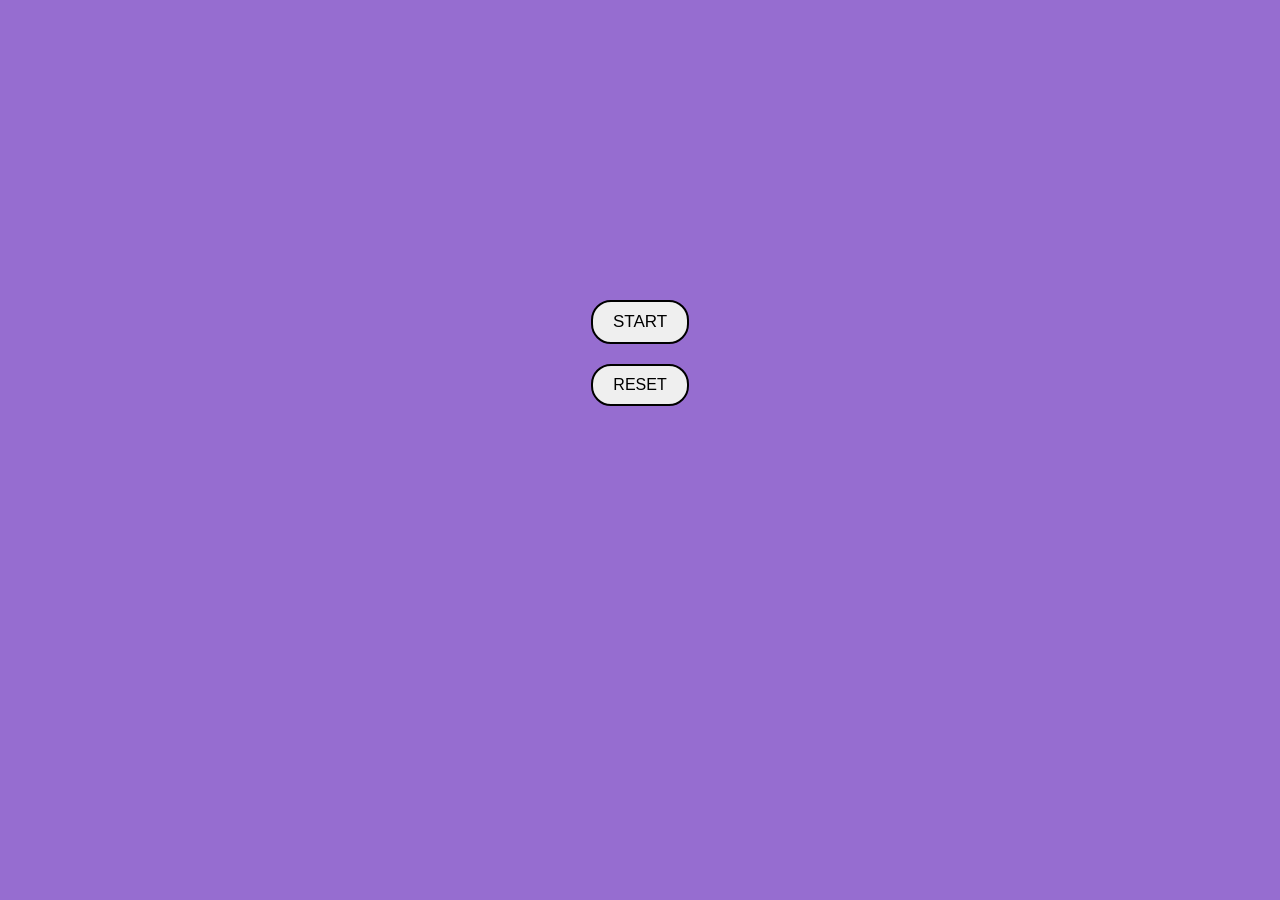
<file: kritika_2300320120134/index.html>
<!DOCTYPE html>
<html>
<head>
  <title>Light Bulb Switching</title>
  <link rel="stylesheet" href="style.css">
</head>
<body>

  <div class="container">
    <button id="startButton">START</button>

    <div id="modal" class="modal">
      <div class="modal-content">
        <span class="close">&times;</span>
        <h2 class="cusomlighting">Custom Lighting</h2>
        <input type="number" id="numberInput" placeholder="Enter number of bulbs">
        <button id="doneButton">Done</button>
      </div>
    </div>

    <div id="bulbContainer"></div>
    <div id="toggleContainer"></div>
    <button id="resetButton">RESET</button>

    

  </div>

  <script src="script.js"></script>

</body>
</html>
</file>
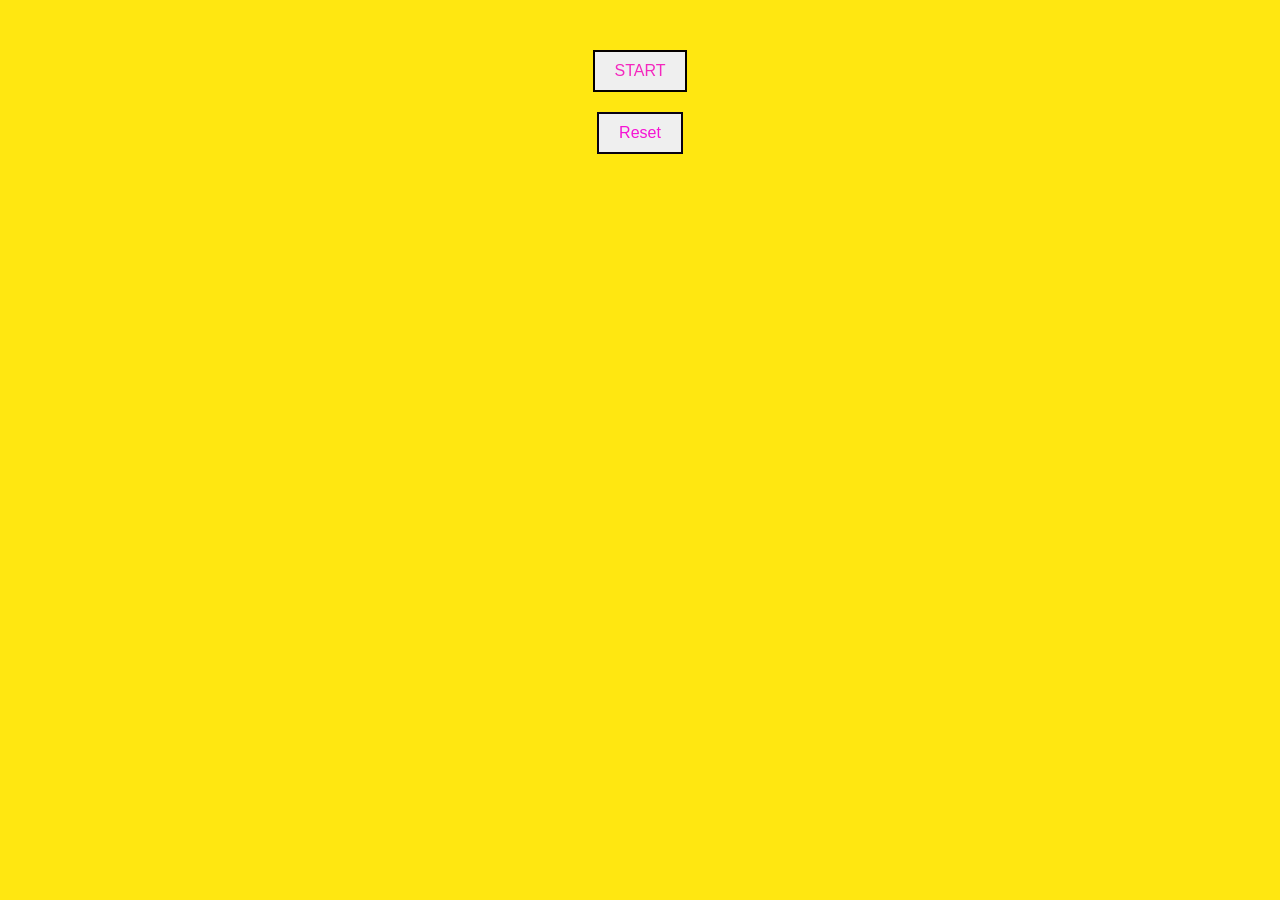
<file: pragya/index.html>
<!DOCTYPE html>
<html>
<head>
  <title>Light Bulb Switching</title>
  <link rel="stylesheet" href="style.css">
</head>
<body>

  <div class="container">
    <button id="startButton">START</button>

    <div id="modal" class="modal">
      <div class="modal-content">
        <span class="close">&times;</span>
        <h2 class="cusomlighting">Custom Lighting</h2>
        <input type="number" id="numberInput" placeholder="Enter number of bulbs">
        <button id="doneButton">Done</button>
      </div>
    </div>

    <div id="bulbContainer"></div>
   <div id="toggleContainer"></div>
    <button id="resetButton">Reset</button>

    

  </div>

  <script src="script.js"></script>

</body>
</html>
</file>
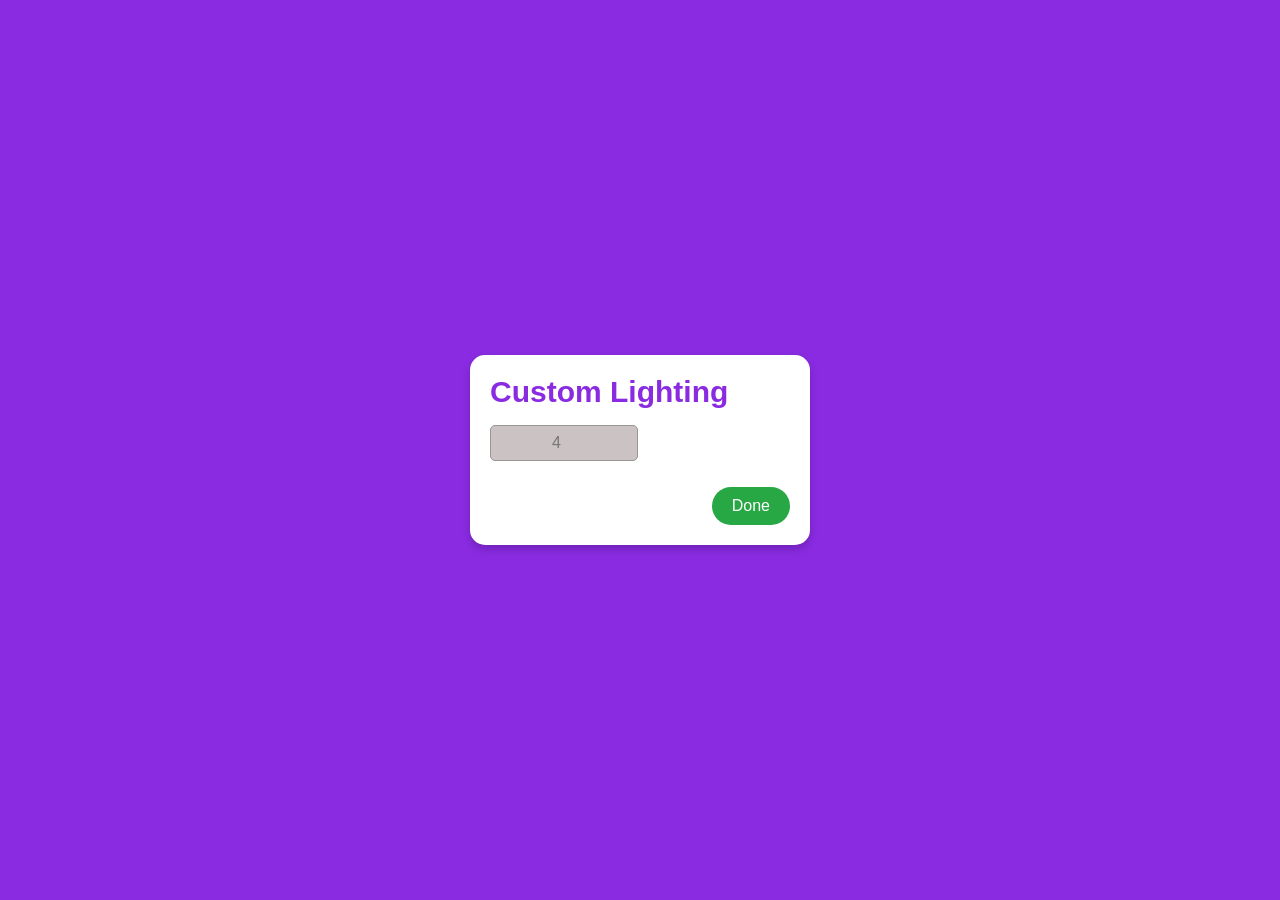
<file: customize.html>
<!DOCTYPE html>
<html lang="en">
<head>
    <meta charset="UTF-8">
    <meta name="viewport" content="width=device-width, initial-scale=1.0">
    <title>Customize Lighting</title>
    <style>
        body {
            background-color: blueviolet; 
            font-family: Arial, sans-serif;
            margin: 0;
            height: 100vh; 
            display: flex;
            justify-content: center;
            align-items: center;
        }
        .modal {
            background-color: white;
            width: 300px;
            height: 150px;
            padding: 20px;
            border-radius: 15px;
            box-shadow: 0 4px 8px rgba(0, 0, 0, 0.2);
            display: flex;
            flex-direction: column;
            justify-content: space-between;
            position: relative;
        }
        .modal h2 {
            font-size: 30px;
            color: blueviolet; 
            margin: 0;
            position: absolute;
            top: 20px;
            left: 20px;
        }
        .modal input {
            background-color: rgb(203, 195, 195);
            font-size: 16px;
            padding: 8px;
            width: calc(50% - 40px);
            text-align: center;
            margin: 0;
            border: 1px solid #9b9696;
            border-radius: 5px;
            position: absolute;
            top: 70px;
            left: 20px;
        }
        .modal button {
            padding: 10px 20px;
            font-size: 16px;
            cursor: pointer;
            background-color: #28a745; 
            color: white;
            border: none;
            border-radius: 50px; 
            transition: background-color 0.3s ease;
            position: absolute;
            bottom: 20px;
            right: 20px;
        }
        .modal button:hover {
            background-color: #218838; 
    </style>
</head>
<body>
    <div class="modal">
        <h2>Custom Lighting</h2>
        <form action="lights.html" method="get">
            <input type="number" name="count" min="1" max="4" placeholder="4" required>
            <br>
            <button type="submit">Done</button>
        </form>
    </div>
</body>
</html>
</file>
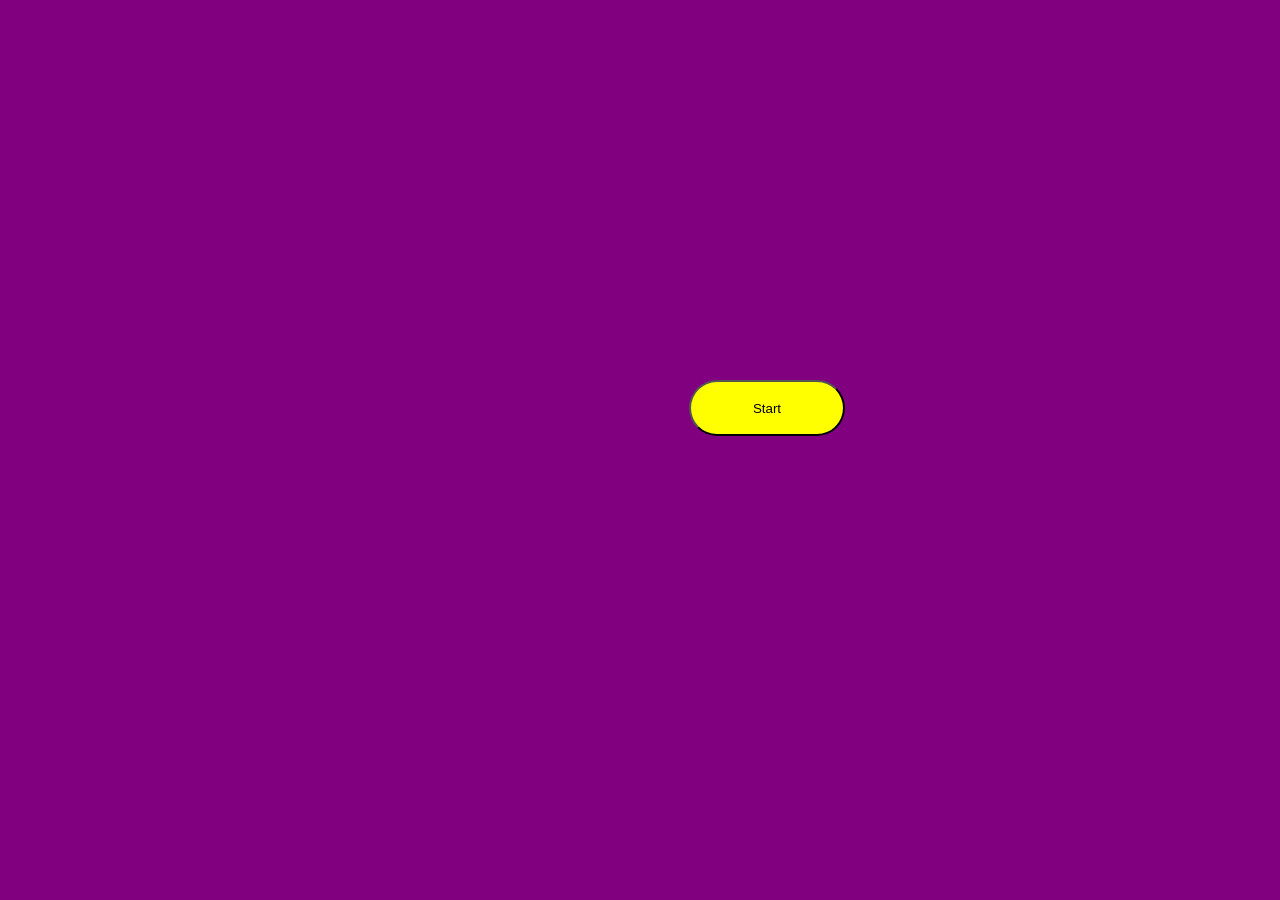
<file: fsd.html>
<!--<!DOCTYPE html>
<html lang="en">
<head>
    <meta charset="UTF-8">
    <meta name="viewport" content="width=device-width, initial-scale=1.0">
    <title> </title>
    <link rel="stylesheet" href="fsd.css">
</head>
<body>
    <header class="begin">
        <div class="start">
            <button class="startButton">Start</button>
        </div>
        <div class="title"id="titleBox">
            <h1>Custom Lighting</h1>
            <div class="box">
             <input type="number">
            </div>
<div>
            <button class="btn"> Done</button></div>
        </div>
    </header>

<script src="script.js"></script>

</body>
</html>
-->

<!DOCTYPE html>
<html lang="en">
<head>
    <meta charset="UTF-8">
    <meta name="viewport" content="width=device-width, initial-scale=1.0">
    <title>Custom Lighting</title>
    <style>
        .start {
            background-color: purple;
            width: 100%;
            height: 100vh;
        }
        * {
            margin: 0;
            padding: 0;
        }
        button {
            justify-content: center;
            margin-top: 380px;
            margin-left: 689px;
            background-color: yellow;
            border-radius: 45px;
            height: 56px;
            width: 156px;
        }
      /*  div {
            border: 2px solid rgb(236, 230, 217);
            width: 89px;
            border-radius: 6px;
            height: 99px;
        }*/
        .begin .title {margin-left: 90px;
            margin-top: -354px;
            border: 2px solid rgb(225, 10, 10);
            width: 451px;
            border-radius: 5px;
            height: 211px;
            display: none; /* Initially hidden */
        }
        div .btn {
            color: rgb(206, 224, 218);
            background-color: blue;
            margin-top: 77px;
            margin-left: -2px;
        }
    </style>
</head>
<body>
    <header class="begin">
        <div class="start">
            <button class="startButton">Start</button>
        </div>
        <div class="title" id="titleBox">
            <h1>Custom Lighting</h1>
            <div class="box">
                <input type="number">
            </div>
            <div>
                <button class="btn">Done</button>
            </div>
        </div>
    </header>

    <script>
        // Select the button and the box
        const startButton = document.querySelector('.startButton');
        const titleBox = document.getElementById('titleBox');

        // Add a click event listener to the button
        startButton.addEventListener('click', () => {
            console.log("Start button clicked!"); // Debugging log
            // Toggle the visibility of the title box
            if (titleBox.style.display === 'none' || titleBox.style.display === '') {
                titleBox.style.display = 'block'; // Show the box
            } else {
                titleBox.style.display = 'none'; // Hide the box
            }
        });
    </script>
</body>
</html>
</file>
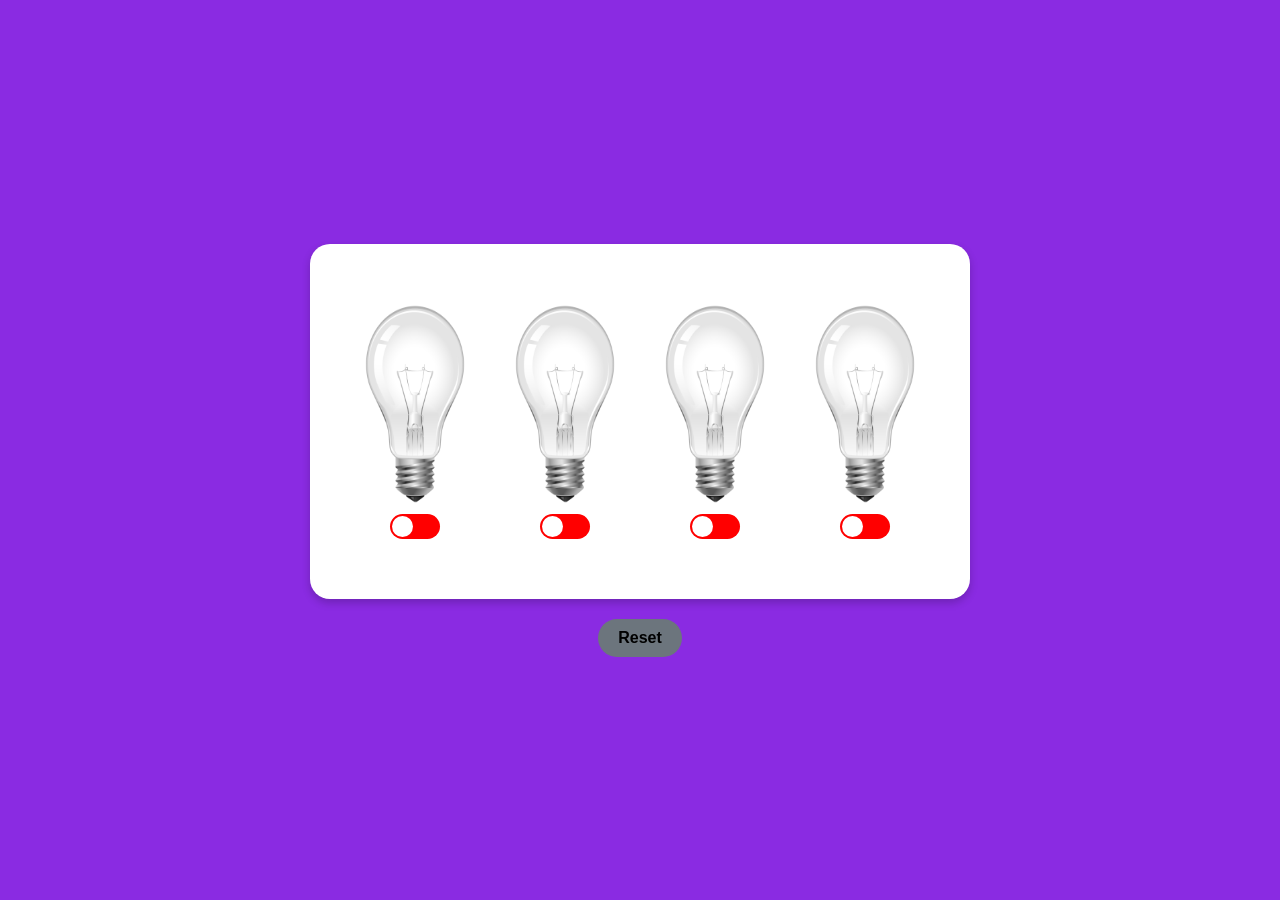
<file: lights.html>
<!DOCTYPE html>
<html lang="en">
<head>
    <meta charset="UTF-8">
    <meta name="viewport" content="width=device-width, initial-scale=1.0">
    <title>Lighting Display</title>
    <style>
        body {
            background-color: blueviolet;
            font-family: Arial, sans-serif;
            margin: 0;
            height: 100vh;
            display: flex;
            flex-direction: column;
            justify-content: center;
            align-items: center;
        }
        .container {
            background-color: white;
            padding: 30px;
            border-radius: 20px;
            box-shadow: 0 4px 8px rgba(0, 0, 0, 0.2);
            width: 80%;
            max-width: 600px;
            text-align: center;
        }
        .lights {
            display: flex;
            justify-content: space-around;
            flex-wrap: wrap;
            margin: 20px 0;
        }
        .light-item {
            display: flex;
            flex-direction: column;
            align-items: center;
            margin: 10px;
        }
        .light-bulb {
            width: 100px; 
            height: 200px;
            margin-bottom: 10px;
        }
        .toggle-btn {
            width: 50px;
            height: 25px;
            background-color: red;
            border: none;
            border-radius: 12.5px;
            position: relative;
            cursor: pointer;
            transition: background-color 0.3s ease;
        }
        .toggle-btn::before {
            content: "";
            position: absolute;
            width: 21px;
            height: 21px;
            background-color: white;
            border-radius: 50%;
            top: 2px;
            left: 2px;
            transition: transform 0.3s ease;
        }
        .toggle-btn.on {
            background-color: green;
        }
        .toggle-btn.on::before {
            transform: translateX(25px);
        }
        .reset-btn {
            margin-top: 20px;
            padding: 10px 20px;
            font-size: 16px;
            cursor: pointer;
            background-color: #6c757d;
            color: black;
            border: none;
            border-radius: 20px;
            transition: background-color 0.3s ease;
            font-weight: bold;
            position: relative; 
        }
        .reset-btn:hover {
            background-color: #565e64;
        }
    </style>
    <script>
        function getQueryParameter(param) {
            const urlParams = new URLSearchParams(window.location.search);
            return urlParams.get(param);
        }

        function createLights() {
            const count = parseInt(getQueryParameter("count"), 10) || 4; 
            const lightsContainer = document.querySelector(".lights");
            lightsContainer.innerHTML = ""; 

            for (let i = 1; i <= count; i++) {
                const lightItem = document.createElement("div");
                lightItem.className = "light-item";

                const bulb = document.createElement("img");
                bulb.id = `bulb${i}`;
                bulb.className = "light-bulb";
                bulb.src = "off.png";
                bulb.alt = `Light Bulb ${i}`;

                const button = document.createElement("button");
                button.className = "toggle-btn";
                button.onclick = () => toggleLight(button, `bulb${i}`);

                lightItem.appendChild(bulb);
                lightItem.appendChild(button);
                lightsContainer.appendChild(lightItem);
            }
        }

        function toggleLight(button, bulbId) {
            const bulb = document.getElementById(bulbId);
            button.classList.toggle("on"); 
            if (button.classList.contains("on")) {
                bulb.src = "yellow.png"; 
            } else {
                bulb.src = "off.png"; 
            }
        }

        function resetLights() {
            
            window.location.href = "start.html";
        }

    
        window.onload = createLights;
    </script>
</head>
<body>
    <div class="container">
        <div class="lights">
           
        </div>
    </div>
    <button class="reset-btn" onclick="resetLights()">Reset</button>
</body>
</html>
</file>
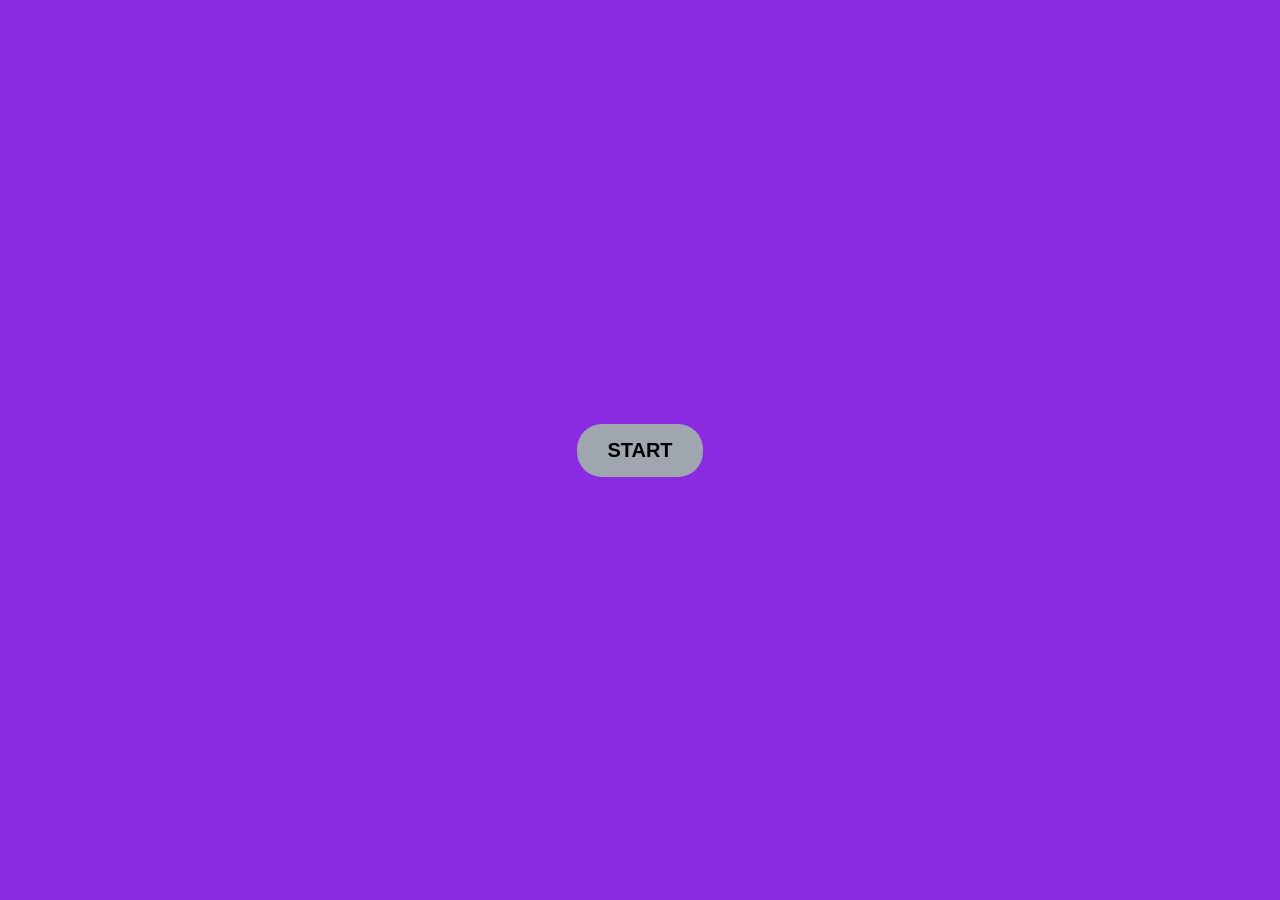
<file: start.html>
<!DOCTYPE html>
<html lang="en">
<head>
    <meta charset="UTF-8">
    <meta name="viewport" content="width=device-width, initial-scale=1.0">
    <title>Start</title>
    <style>
        body {
            background-color: blueviolet;
            font-family: Arial, sans-serif;
            text-align: center;
            margin: 0;
            height: 100vh; 
            display: flex;
            justify-content: center;
            align-items: center;
        }
        .btn {
            padding: 15px 30px;
            font-size: 20px;
            cursor: pointer;
            background-color: #9fa6b0;
            color: black;
            border: none;
            border-radius: 25px;
            font-weight: bold;
        }
        .btn:hover {
            background-color: #0056b3; 
        }
    </style>
</head>
<body>
    <a href="customize.html"><button class="btn">START</button></a>
</body>
</html>
</file>
<file: kritika_2300320120134/style.css>
body {
    font-family:Georgia, 'Times New Roman', Times, serif;
    text-align: center;
    background-color: rgb(150, 109, 208);
  }
  
  .container {
    margin-top: 50px;
  }
  
  #startButton {
    padding: 10px 20px;
    font-size: 17px;
    color: black;
    margin-top: 250px;
    border-radius: 20px;
    border-style: solid;
    align-items: center;
  }
  .cusomlighting{
    color: rgb(29, 27, 27);
  }
  .modal {
    display: none;
    position: fixed;
    z-index: 1;
    left: 0;
    top: 0;
    width: 100%;
    height: 100%;
    background-color: rgba(0, 0, 0, 0.4);
  }
  
  .modal-content {
    background-color: #fefefe;
    margin: 15% auto;
    padding: 20px;
    width: 30%;
    border-radius: 20px;
  }
  
  .close {
    color: #aaa;
    float: right;
    font-size: 28px;
    font-weight: bold;
    
  }
  #numberInput{
    background-color: silver;
   height:40px;
   border-style:solid;
   border-color: silver;
   border-radius: 20px;;
  }
  #doneButton{
    border-radius: 20px;
    border-style: solid;
    border-color: black;
    color:white;
    background-color: rgb(103, 120, 228);
    height:40px;
    width:100px;
  }
  .close:hover,
  .close:focus {
    color: black;
    text-decoration: none;
    cursor: pointer;
  }
  
  .bulb {
    width: 170px;
    height: 210px;
    border-radius: 50% 50% 0 0;
    background-color: #eee;
    margin: 0 10px;
    display: inline-block;
    position: relative;
  }
  
  .bulb.on {
    background-color: #f0f0f0;
  }
  
  .bulb .base {
    width: 50px;
    height: 30px;
    background-color: #ccc;
    border-radius: 50%;
  }
  
  .bulb-image {
    position: absolute;
    top: 10px;
    left: 10px;
    width: 150px;
    height: 200px;
    border-radius: 40%;
  }
  
  #resetButton {
    margin-top: 20px;
    padding: 10px 20px;
    font-size: 16px;
    border-radius: 20px;
    border-style: solid;
    border-style: solid;
    color:black;
  }
  
  .toggle-button {
  width: 50px;
  height: 30px;
  border-radius: 15px;
  margin: 0 5px;
  display: inline-block;
  position: relative;
  cursor: pointer;
  background-color: red; /* Initial color: Red (off) */
}

.toggle-button.active {
  background-color: green; /* Color when on */
}

.toggle-button::before {
  content: "";
  position: absolute;
  top: 5px;
  left: 5px;
  width: 20px;
  height: 20px;
  background-color: #fff;
  border-radius: 50%;
  transition: transform 0.3s ease;
}

.toggle-button.active::before {
  transform: translateX(20px);
}
</file>
<file: pragya/style.css>
body {
    font-family: sans-serif;
    text-align: center;
    background-color: rgb(255, 231, 17);
  }
  
  .container {
    margin-top: 50px;
  }
  
  #startButton {
    padding: 10px 20px;
    font-size: 16px;
    color: rgb(244, 39, 190);
    border-radius: 0px;
    border-style: solid;
    border-color: rgb(5, 0, 0);
    align-items: center;
  }
  .cusomlighting{
    color: rgb(12, 0, 29);
  }
  .modal {
    display: none;
    position: fixed;
    z-index: 1;
    left: 0;
    top: 0;
    width: 100%;
    height: 100%;
    overflow: auto;
    background-color: rgba(0, 0, 0, 0.4);
    border-radius: 0px;
  }
  
  .modal-content {
    background-color: #fefefe;
    margin: 15% auto;
    padding: 20px;
    border: 1px solid #888;
    width: 30%;
    border-radius: 0px;
  }
  
  .close {
    color: #aaa;
    float: right;
    font-size: 28px;
    font-weight: bold;
    
  }
  #numberInput{
    background-color: silver;
   height:40px;
   border-style:solid;
   border-color: silver;
   border-radius: 0px;;
  }
  #doneButton{
    border-radius: 0px;
border-style: solid;
border-color: rgb(47, 255, 206);
color:white;
    background-color: rgb(47, 255, 206);
    height:40px;
    width:100px;
  }
  .close:hover,
  .close:focus {
    color: black;
    text-decoration: none;
    cursor: pointer;
  }
  
  .bulb {
    width: 170px;
    height: 210px;
    border-radius: 0% 0% 0 0;
    background-color: #eee;
    margin: 0 10px;
    display: inline-block;
    position: relative;
  }
  
  .bulb.on {
    background-color: #f0f0f0;
  }
  
  .bulb .base {
    width: 50px;
    height: 30px;
    background-color: #ccc;
    border-radius: 0%;
  }
  
  .bulb-image {
    position: absolute;
    top: 10px;
    left: 10px;
    width: 150px;
    height: 200px;
    border-radius: 0%;
  }
  
  #resetButton {
    margin-top: 20px;
    padding: 10px 20px;
    font-size: 16px;
    border-radius: 0px;
    border-style: solid;
    border-style: solid;
    border-color: rgb(9, 2, 19);
    color:rgb(246, 19, 212);
  }
  
  .toggle-button {
  width: 50px;
  height: 30px;
  border-radius: px;
  margin: 0 5px;
  display: inline-block;
  position: relative;
  cursor: pointer;
  background-color: rgb(94, 94, 94); /* Initial color: Red (off) */
}

.toggle-button.active {
  background-color: rgb(2, 83, 2); /* Color when on */
}

.toggle-button::before {
  content: "";
  position: absolute;
  top: 5px;
  left: 5px;
  width: 20px;
  height: 20px;
  background-color: #fff;
  border-radius: 0%;
  transition: transform 0.3s ease;
}

.toggle-button.active::before {
  transform: translateX(20px);
}
</file>
